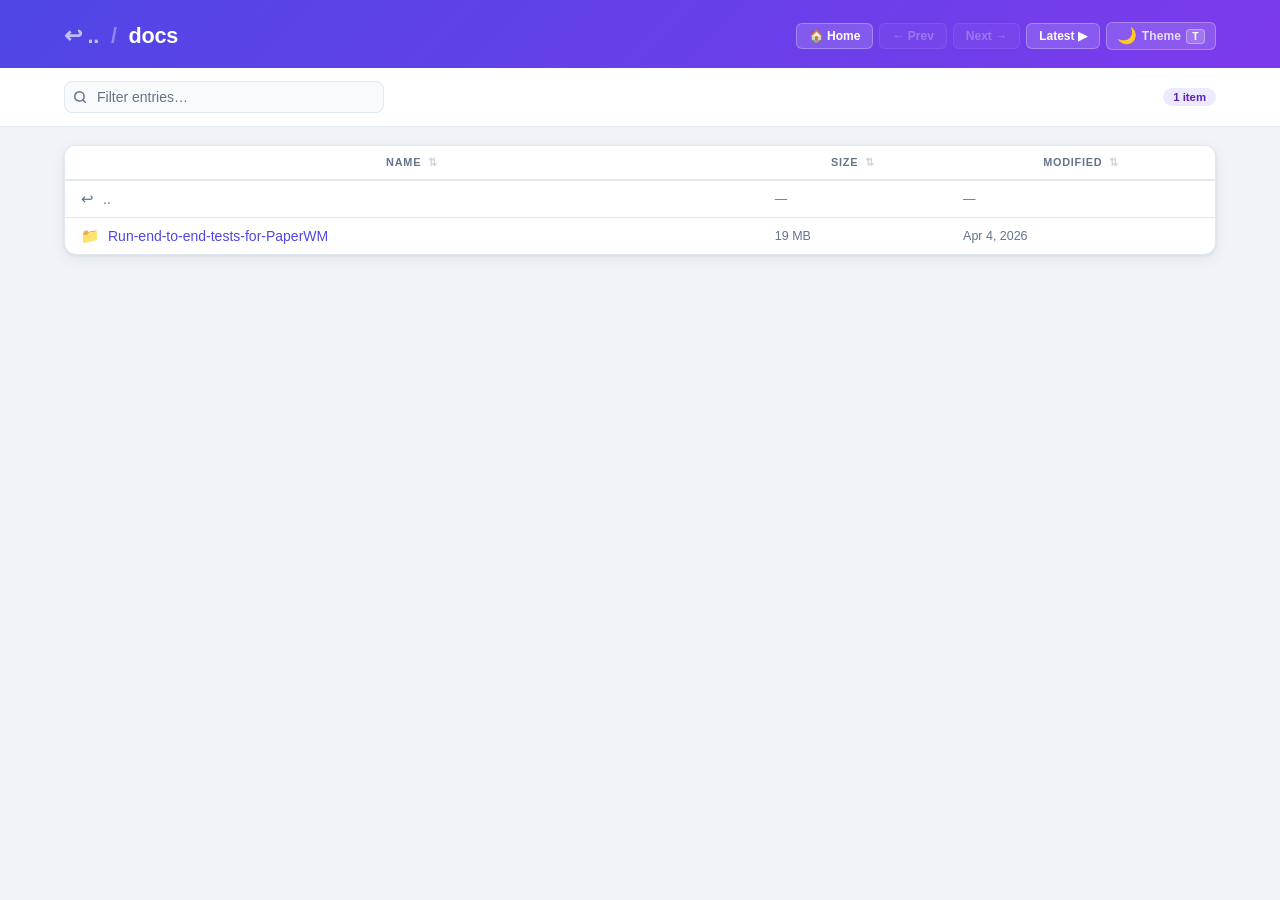
<file: docs/index.html>
<!-- html-reporter-github-pages:navigation -->
<!DOCTYPE html>
<html lang="en">
<head>
  <meta charset="utf-8">
  <title>docs &#8212; Test Reports</title>
  <link rel="icon" type="image/x-icon" href="favicon.ico">
  <meta name="viewport" content="width=device-width, initial-scale=1.0">
  <script>(function(){var t=localStorage.getItem('theme');if(t==='dark')document.documentElement.setAttribute('data-theme','dark');else if(t==='light')document.documentElement.setAttribute('data-theme','light');})()</script>
  <style>
    :root {
      --bg:#f0f4f8; --surface:#fff; --ga:#4f46e5; --gb:#7c3aed;
      --bdr:#e2e8f0; --tx:#1e293b; --mu:#64748b;
      --lk:#4f46e5; --lkh:#7c3aed; --rh:#f5f3ff;
      --bbg:#ede9fe; --bfg:#5b21b6; --ibg:#f8fafc;
      --r:12px; --sh:0 1px 3px rgba(0,0,0,.08),0 4px 16px rgba(0,0,0,.06);
    }
    @media(prefers-color-scheme:dark){
      :root:not([data-theme="light"]){
        --bg:#0f172a; --surface:#1e293b; --ga:#3730a3; --gb:#6d28d9;
        --bdr:#334155; --tx:#e2e8f0; --mu:#94a3b8;
        --lk:#818cf8; --lkh:#a78bfa; --rh:#1e1b4b;
        --bbg:#1e1b4b; --bfg:#a5b4fc; --ibg:#0f172a;
      }
    }
    [data-theme="dark"]{
      --bg:#0f172a; --surface:#1e293b; --ga:#3730a3; --gb:#6d28d9;
      --bdr:#334155; --tx:#e2e8f0; --mu:#94a3b8;
      --lk:#818cf8; --lkh:#a78bfa; --rh:#1e1b4b;
      --bbg:#1e1b4b; --bfg:#a5b4fc; --ibg:#0f172a;
    }
    *,*::before,*::after{box-sizing:border-box;margin:0;padding:0}
    body{
      font-family:-apple-system,BlinkMacSystemFont,'Segoe UI',Roboto,Oxygen,Ubuntu,sans-serif;
      background:var(--bg);color:var(--tx);min-height:100vh;
      text-rendering:optimizeLegibility;-webkit-font-smoothing:antialiased;
    }
    .hdr{
      background:linear-gradient(135deg,var(--ga),var(--gb));
      padding:22px 5% 18px;
    }
    .hdr-inner{display:flex;align-items:center;justify-content:space-between;gap:16px;flex-wrap:wrap}
    .hdr h1{
      font-size:clamp(1rem,2.5vw,1.35rem);font-weight:600;
      letter-spacing:-.01em;color:rgba(255,255,255,.8);
      white-space:nowrap;overflow:hidden;text-overflow:ellipsis;
      min-width:0;
    }
    .hdr h1 a{color:rgba(255,255,255,.65);text-decoration:none;transition:color .15s}
    .hdr h1 a:hover{color:#fff;text-decoration:underline}
    .hdr h1 .sep{margin:0 6px;opacity:.45}
    .hdr h1 .cur{color:#fff;font-weight:700}
    .hnav{display:flex;align-items:center;gap:6px;flex-shrink:0}
    .nbtn{
      display:inline-flex;align-items:center;gap:4px;
      padding:5px 12px;border-radius:6px;font-size:.75rem;font-weight:600;
      color:#fff;background:rgba(255,255,255,.15);border:1px solid rgba(255,255,255,.28);
      text-decoration:none;transition:background .15s,opacity .15s;white-space:nowrap;
      cursor:pointer;
    }
    .nbtn:hover{background:rgba(255,255,255,.28)}
    .nbtn.disabled{opacity:.3;pointer-events:none;cursor:default}
    .thmbtn{
      display:inline-flex;align-items:center;gap:5px;
      padding:5px 10px;border-radius:6px;
      background:rgba(255,255,255,.15);border:1px solid rgba(255,255,255,.28);
      cursor:pointer;transition:background .15s;flex-shrink:0;
      color:#fff;font-size:.75rem;font-weight:600;
    }
    .thmbtn:hover{background:rgba(255,255,255,.28)}
    .thmbtn .thi{font-size:1rem;line-height:1}
    .thmbtn .thlbl{opacity:.8;letter-spacing:.01em}
    .thmbtn .thkbd{
      display:inline-flex;align-items:center;justify-content:center;
      padding:1px 5px;border-radius:4px;font-size:.65rem;font-weight:700;
      background:rgba(255,255,255,.18);border:1px solid rgba(255,255,255,.35);
      letter-spacing:.05em;
    }
    @media(max-width:600px){.thmbtn .thlbl,.thmbtn .thkbd{display:none}}
    .bar{
      display:flex;align-items:center;gap:12px;
      padding:13px 5%;background:var(--surface);
      border-bottom:1px solid var(--bdr);flex-wrap:wrap;
    }
    .sw{position:relative;flex:1;min-width:150px;max-width:320px}
    .sw svg{position:absolute;left:9px;top:50%;transform:translateY(-50%);color:var(--mu);pointer-events:none}
    #filter{
      width:100%;padding:7px 10px 7px 32px;border:1px solid var(--bdr);
      border-radius:8px;background:var(--ibg);color:var(--tx);
      font-size:.875rem;outline:none;transition:border-color .2s,box-shadow .2s;
    }
    #filter:focus{border-color:var(--lk);box-shadow:0 0 0 3px rgba(99,102,241,.15)}
    #filter::placeholder{color:var(--mu)}
    .bdg{
      font-size:.71rem;padding:3px 10px;background:var(--bbg);
      color:var(--bfg);border-radius:999px;font-weight:700;
      white-space:nowrap;margin-left:auto;
    }
    .card{
      margin:18px 5%;background:var(--surface);border-radius:var(--r);
      box-shadow:var(--sh);overflow:hidden;border:1px solid var(--bdr);
    }
    table{width:100%;border-collapse:collapse}
    thead tr{border-bottom:2px solid var(--bdr)}
    th{
      padding:10px 16px;font-size:.68rem;font-weight:700;
      text-transform:uppercase;letter-spacing:.07em;color:var(--mu);
      white-space:nowrap;cursor:pointer;user-select:none;background:var(--surface);
      transition:color .15s;
    }
    th:hover{color:var(--tx)}
    th .si{margin-left:3px;opacity:.3;font-style:normal}
    th.asc .si::after{content:' ↑';opacity:1}
    th.desc .si::after{content:' ↓';opacity:1}
    th:not(.asc):not(.desc) .si::after{content:' ⇅'}
    td{padding:10px 16px;font-size:.875rem}
    tbody tr{border-bottom:1px solid var(--bdr);transition:background .1s;cursor:pointer}
    tbody tr:last-child{border-bottom:none}
    tbody tr:hover{background:var(--rh)}
    td.cn a{
      display:flex;align-items:center;gap:9px;
      color:var(--lk);text-decoration:none;font-weight:500;transition:color .15s;
    }
    td.cn a:hover{color:var(--lkh);text-decoration:underline}
    .ei{font-size:1.05em;flex-shrink:0;line-height:1}
    td.cs{color:var(--mu);font-size:.78rem;white-space:nowrap}
    td.cd{color:var(--mu);font-size:.78rem;white-space:nowrap}
    tr.goup td.cn a{color:var(--mu);font-weight:400}
    tr.hidden{display:none}
    .nores{
      display:none;text-align:center;padding:36px 16px;
      color:var(--mu);font-size:.875rem;
    }
    @media(max-width:600px){
      .card{margin:10px 3%}.bar{padding:10px 3%}.hdr{padding:16px 3% 12px}
      td.cs,th:nth-child(2),td.cd,th:nth-child(3){display:none}
      .bdg{display:none}
    }
  </style>
</head>
<body>
  <header class="hdr">
    <div class="hdr-inner">
      <h1>
        <a href="..">&#8617;&nbsp;..</a>
        <span class="sep">/</span>
        <span class="cur">docs</span>
      </h1>
      <nav class="hnav" aria-label="Run navigation">
        <a class="nbtn" id="btn-home" href="../" title="Parent directory">&#127968; Home</a>
        <a class="nbtn" id="btn-prev" href="#" title="Previous run">&#8592; Prev</a>
        <a class="nbtn" id="btn-next" href="#" title="Next run">Next &#8594;</a>
        <a class="nbtn" id="btn-latest" href="#" title="Jump to latest run">Latest &#9654;</a>
        <button class="thmbtn" id="btn-theme" title="Toggle dark/light mode (shortcut: T)" aria-label="Toggle color theme">
          <span class="thi">🌙</span>
          <span class="thlbl">Theme</span>
          <span class="thkbd">T</span>
        </button>
      </nav>
    </div>
  </header>
  <div class="bar">
    <div class="sw">
      <svg width="14" height="14" viewBox="0 0 24 24" fill="none" stroke="currentColor" stroke-width="2.5" stroke-linecap="round" stroke-linejoin="round"><circle cx="11" cy="11" r="8"/><line x1="21" y1="21" x2="16.65" y2="16.65"/></svg>
      <input type="search" id="filter" placeholder="Filter entries&#8230;" autocomplete="off">
    </div>
    <span class="bdg" id="cnt">&#8212;</span>
  </div>
  <div class="card">
    <table aria-label="Directory listing">
      <thead>
        <tr>
          <th data-col="name">Name<i class="si"></i></th>
          <th data-col="size">Size<i class="si"></i></th>
          <th data-col="date">Modified<i class="si"></i></th>
        </tr>
      </thead>
      <tbody>
        <tr class="goup">
          <td class="cn"><a href=".."><span class="ei">&#8617;</span><span class="name">..</span></a></td>
          <td class="cs">&mdash;</td>
          <td class="cd">&mdash;</td>
        </tr>
        <tr>
          <td class="cn"><a href="Run-end-to-end-tests-for-PaperWM/"><span class="ei">📁</span><span class="name">Run-end-to-end-tests-for-PaperWM</span></a></td>
          <td class="cs" data-order="20569253">19 MB</td>
          <td class="cd"><time datetime="2026-04-04T08:10:41+00:00">Sat Apr  4 08:10:41 2026</time></td>
        </tr>
      </tbody>
    </table>
  </div>
  <p class="nores">No matching entries found.</p>
  <script>
  (function(){
    // ── Theme toggle ─────────────────────────────────────────────────────
    (function(){
      var btn=document.getElementById('btn-theme');
      var btnIco=btn?btn.querySelector('.thi'):null;
      function applyTheme(dark){
        document.documentElement.setAttribute('data-theme',dark?'dark':'light');
        if(btnIco)btnIco.textContent=dark?'☀️':'🌙';
        if(btn)btn.title=(dark?'Switch to light mode':'Switch to dark mode')+' (shortcut: T)';
      }
      var sys=window.matchMedia&&window.matchMedia('(prefers-color-scheme:dark)').matches;
      var saved=localStorage.getItem('theme');
      var isDark=saved==='dark'||(saved===null&&sys);
      applyTheme(isDark);
      function toggleTheme(){
        var next=document.documentElement.getAttribute('data-theme')!=='dark';
        applyTheme(next);
        localStorage.setItem('theme',next?'dark':'light');
      }
      if(btn){btn.addEventListener('click',toggleTheme);}
      document.addEventListener('keydown',function(e){
        if(e.key==='t'||e.key==='T'){
          var tag=(e.target||{}).tagName||'';
          if(tag==='INPUT'||tag==='TEXTAREA'||tag==='SELECT')return;
          toggleTheme();
        }
      });
    })();
    function relTime(iso){
      if(!iso)return '';
      var d=new Date(iso),now=new Date();
      if(isNaN(d.getTime()))return '';
      // Same calendar day → relative; any earlier day → exact date
      var sameDay=d.getFullYear()===now.getFullYear()&&d.getMonth()===now.getMonth()&&d.getDate()===now.getDate();
      if(!sameDay){
        return d.toLocaleDateString(undefined,{year:'numeric',month:'short',day:'numeric'});
      }
      var diff=Date.now()-d,s=diff/1e3,m=s/60,h=m/60;
      if(s<60) return 'just now';
      if(m<60) return Math.round(m)+'m ago';
      return Math.round(h)+'h ago';
    }
    // ── Home / Prev / Next / Latest navigation ──────────────────────────
    (function(){
      var segs=window.location.pathname.replace(/\/+$/,'').split('/');
      var cur=segs[segs.length-1];
      var n=parseInt(cur,10);
      var prev=document.getElementById('btn-prev');
      var next=document.getElementById('btn-next');
      var latest=document.getElementById('btn-latest');
      if(isNaN(n)){
        if(prev)prev.classList.add('disabled');
        if(next)next.classList.add('disabled');
      } else {
        if(prev){
          if(n<=1){prev.classList.add('disabled');}
          else{prev.href='../'+(n-1)+'/';}
        }
        if(next){next.href='../'+(n+1)+'/';}
      }
      if(latest){
        latest.addEventListener('click',function(e){
          e.preventDefault();
          var rs=Array.from(document.querySelectorAll('tbody tr:not(.goup)'));
          var best=null,bestN=-Infinity;
          rs.forEach(function(r){
            var nm=(r.querySelector('.name')||{textContent:''}).textContent;
            var v=parseInt(nm,10);
            if(!isNaN(v)&&v>bestN){bestN=v;best=r;}
          });
          if(best){var lk=best.querySelector('a');if(lk)window.location.href=lk.href;}
          else{
            var first=document.querySelector('tbody tr:not(.goup) a');
            if(first)window.location.href=first.href;
          }
        });
      }
    })();
    // ── Relative timestamps ──────────────────────────────────────────────
    document.querySelectorAll('time[datetime]').forEach(function(el){
      var r=relTime(el.getAttribute('datetime'));
      if(r){el.title=el.textContent;el.textContent=r;}
    });
    var inp=document.getElementById('filter');
    var cnt=document.getElementById('cnt');
    var noR=document.querySelector('.nores');
    var rows=Array.from(document.querySelectorAll('tbody tr:not(.goup)'));
    function upd(){
      var v=rows.filter(function(r){return!r.classList.contains('hidden');}).length;
      if(cnt)cnt.textContent=v+' item'+(v===1?'':'s');
      if(noR)noR.style.display=v===0?'block':'none';
    }
    if(inp){
      inp.addEventListener('input',function(){
        var q=this.value.toLowerCase();
        rows.forEach(function(r){
          var n=r.querySelector('.name');
          r.classList.toggle('hidden',!(!q||(n&&n.textContent.toLowerCase().includes(q))));
        });
        upd();
      });
    }
    upd();
    var tbody=document.querySelector('tbody');
    document.querySelectorAll('th[data-col]').forEach(function(th){
      th.addEventListener('click',function(){
        var col=this.dataset.col,asc=this.classList.contains('asc')?-1:1;
        document.querySelectorAll('th[data-col]').forEach(function(t){t.classList.remove('asc','desc');});
        this.classList.add(asc===1?'asc':'desc');
        var r=Array.from(tbody.querySelectorAll('tr:not(.goup)'));
        r.sort(function(a,b){
          if(col==='name'){
            var va=(a.querySelector('.name')||{textContent:''}).textContent.toLowerCase();
            var vb=(b.querySelector('.name')||{textContent:''}).textContent.toLowerCase();
            return asc*va.localeCompare(vb);
          }
          if(col==='size'){
            var ta=a.querySelector('.cs'),tb=b.querySelector('.cs');
            return asc*(parseInt((ta&&ta.dataset.order)||'-1')-parseInt((tb&&tb.dataset.order)||'-1'));
          }
          if(col==='date'){
            var ta=a.querySelector('time'),tb=b.querySelector('time');
            return asc*((ta?ta.getAttribute('datetime'):'')||'').localeCompare((tb?tb.getAttribute('datetime'):'')||'');
          }
          return 0;
        });
        var gu=tbody.querySelector('.goup');
        if(gu)tbody.prepend(gu);
        r.forEach(function(row){tbody.appendChild(row);});
      });
    });
  })();
  </script>
</body>
</html>
</file>
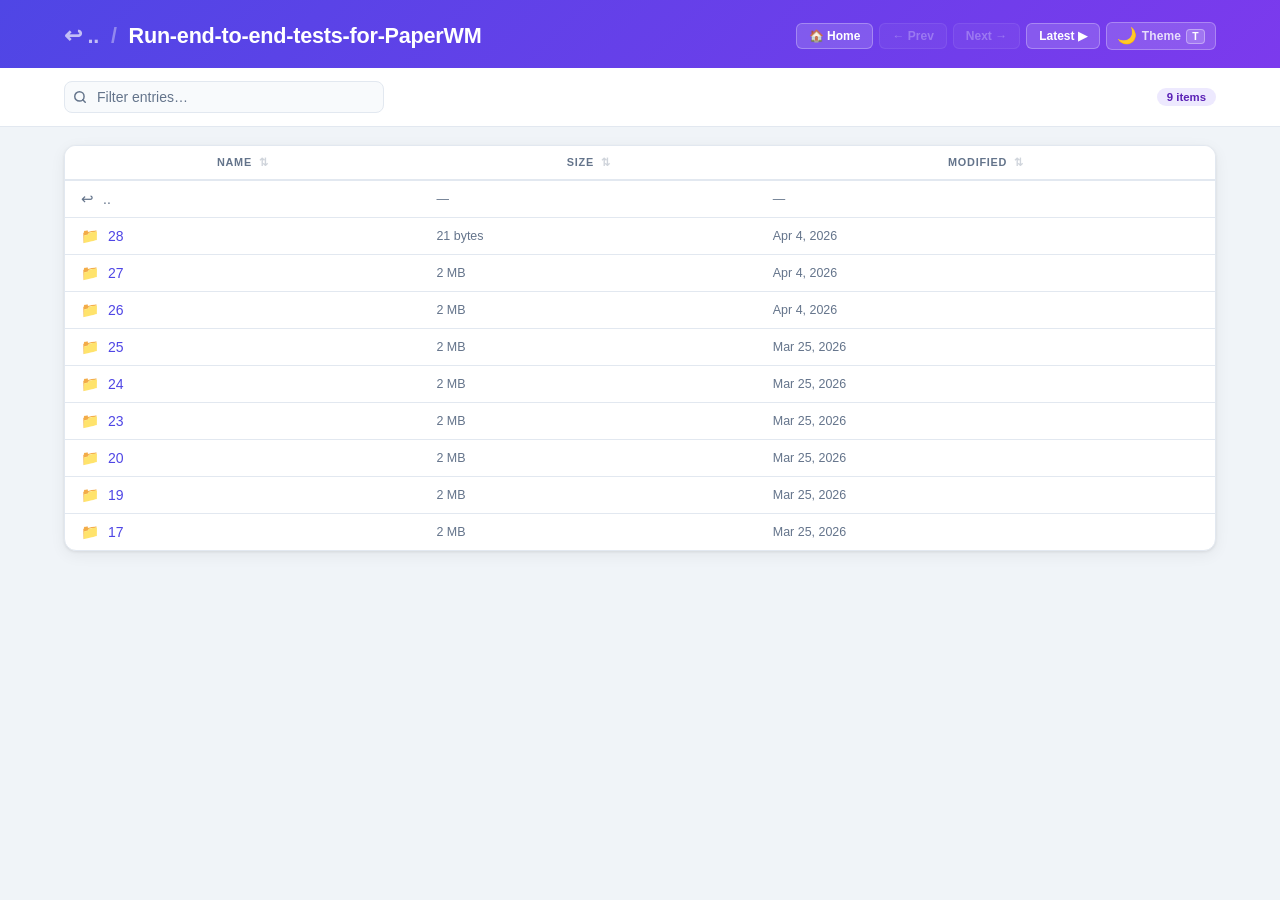
<file: docs/Run-end-to-end-tests-for-PaperWM/index.html>
<!-- html-reporter-github-pages:navigation -->
<!DOCTYPE html>
<html lang="en">
<head>
  <meta charset="utf-8">
  <title>Run-end-to-end-tests-for-PaperWM &#8212; Test Reports</title>
  <link rel="icon" type="image/x-icon" href="favicon.ico">
  <meta name="viewport" content="width=device-width, initial-scale=1.0">
  <script>(function(){var t=localStorage.getItem('theme');if(t==='dark')document.documentElement.setAttribute('data-theme','dark');else if(t==='light')document.documentElement.setAttribute('data-theme','light');})()</script>
  <style>
    :root {
      --bg:#f0f4f8; --surface:#fff; --ga:#4f46e5; --gb:#7c3aed;
      --bdr:#e2e8f0; --tx:#1e293b; --mu:#64748b;
      --lk:#4f46e5; --lkh:#7c3aed; --rh:#f5f3ff;
      --bbg:#ede9fe; --bfg:#5b21b6; --ibg:#f8fafc;
      --r:12px; --sh:0 1px 3px rgba(0,0,0,.08),0 4px 16px rgba(0,0,0,.06);
    }
    @media(prefers-color-scheme:dark){
      :root:not([data-theme="light"]){
        --bg:#0f172a; --surface:#1e293b; --ga:#3730a3; --gb:#6d28d9;
        --bdr:#334155; --tx:#e2e8f0; --mu:#94a3b8;
        --lk:#818cf8; --lkh:#a78bfa; --rh:#1e1b4b;
        --bbg:#1e1b4b; --bfg:#a5b4fc; --ibg:#0f172a;
      }
    }
    [data-theme="dark"]{
      --bg:#0f172a; --surface:#1e293b; --ga:#3730a3; --gb:#6d28d9;
      --bdr:#334155; --tx:#e2e8f0; --mu:#94a3b8;
      --lk:#818cf8; --lkh:#a78bfa; --rh:#1e1b4b;
      --bbg:#1e1b4b; --bfg:#a5b4fc; --ibg:#0f172a;
    }
    *,*::before,*::after{box-sizing:border-box;margin:0;padding:0}
    body{
      font-family:-apple-system,BlinkMacSystemFont,'Segoe UI',Roboto,Oxygen,Ubuntu,sans-serif;
      background:var(--bg);color:var(--tx);min-height:100vh;
      text-rendering:optimizeLegibility;-webkit-font-smoothing:antialiased;
    }
    .hdr{
      background:linear-gradient(135deg,var(--ga),var(--gb));
      padding:22px 5% 18px;
    }
    .hdr-inner{display:flex;align-items:center;justify-content:space-between;gap:16px;flex-wrap:wrap}
    .hdr h1{
      font-size:clamp(1rem,2.5vw,1.35rem);font-weight:600;
      letter-spacing:-.01em;color:rgba(255,255,255,.8);
      white-space:nowrap;overflow:hidden;text-overflow:ellipsis;
      min-width:0;
    }
    .hdr h1 a{color:rgba(255,255,255,.65);text-decoration:none;transition:color .15s}
    .hdr h1 a:hover{color:#fff;text-decoration:underline}
    .hdr h1 .sep{margin:0 6px;opacity:.45}
    .hdr h1 .cur{color:#fff;font-weight:700}
    .hnav{display:flex;align-items:center;gap:6px;flex-shrink:0}
    .nbtn{
      display:inline-flex;align-items:center;gap:4px;
      padding:5px 12px;border-radius:6px;font-size:.75rem;font-weight:600;
      color:#fff;background:rgba(255,255,255,.15);border:1px solid rgba(255,255,255,.28);
      text-decoration:none;transition:background .15s,opacity .15s;white-space:nowrap;
      cursor:pointer;
    }
    .nbtn:hover{background:rgba(255,255,255,.28)}
    .nbtn.disabled{opacity:.3;pointer-events:none;cursor:default}
    .thmbtn{
      display:inline-flex;align-items:center;gap:5px;
      padding:5px 10px;border-radius:6px;
      background:rgba(255,255,255,.15);border:1px solid rgba(255,255,255,.28);
      cursor:pointer;transition:background .15s;flex-shrink:0;
      color:#fff;font-size:.75rem;font-weight:600;
    }
    .thmbtn:hover{background:rgba(255,255,255,.28)}
    .thmbtn .thi{font-size:1rem;line-height:1}
    .thmbtn .thlbl{opacity:.8;letter-spacing:.01em}
    .thmbtn .thkbd{
      display:inline-flex;align-items:center;justify-content:center;
      padding:1px 5px;border-radius:4px;font-size:.65rem;font-weight:700;
      background:rgba(255,255,255,.18);border:1px solid rgba(255,255,255,.35);
      letter-spacing:.05em;
    }
    @media(max-width:600px){.thmbtn .thlbl,.thmbtn .thkbd{display:none}}
    .bar{
      display:flex;align-items:center;gap:12px;
      padding:13px 5%;background:var(--surface);
      border-bottom:1px solid var(--bdr);flex-wrap:wrap;
    }
    .sw{position:relative;flex:1;min-width:150px;max-width:320px}
    .sw svg{position:absolute;left:9px;top:50%;transform:translateY(-50%);color:var(--mu);pointer-events:none}
    #filter{
      width:100%;padding:7px 10px 7px 32px;border:1px solid var(--bdr);
      border-radius:8px;background:var(--ibg);color:var(--tx);
      font-size:.875rem;outline:none;transition:border-color .2s,box-shadow .2s;
    }
    #filter:focus{border-color:var(--lk);box-shadow:0 0 0 3px rgba(99,102,241,.15)}
    #filter::placeholder{color:var(--mu)}
    .bdg{
      font-size:.71rem;padding:3px 10px;background:var(--bbg);
      color:var(--bfg);border-radius:999px;font-weight:700;
      white-space:nowrap;margin-left:auto;
    }
    .card{
      margin:18px 5%;background:var(--surface);border-radius:var(--r);
      box-shadow:var(--sh);overflow:hidden;border:1px solid var(--bdr);
    }
    table{width:100%;border-collapse:collapse}
    thead tr{border-bottom:2px solid var(--bdr)}
    th{
      padding:10px 16px;font-size:.68rem;font-weight:700;
      text-transform:uppercase;letter-spacing:.07em;color:var(--mu);
      white-space:nowrap;cursor:pointer;user-select:none;background:var(--surface);
      transition:color .15s;
    }
    th:hover{color:var(--tx)}
    th .si{margin-left:3px;opacity:.3;font-style:normal}
    th.asc .si::after{content:' ↑';opacity:1}
    th.desc .si::after{content:' ↓';opacity:1}
    th:not(.asc):not(.desc) .si::after{content:' ⇅'}
    td{padding:10px 16px;font-size:.875rem}
    tbody tr{border-bottom:1px solid var(--bdr);transition:background .1s;cursor:pointer}
    tbody tr:last-child{border-bottom:none}
    tbody tr:hover{background:var(--rh)}
    td.cn a{
      display:flex;align-items:center;gap:9px;
      color:var(--lk);text-decoration:none;font-weight:500;transition:color .15s;
    }
    td.cn a:hover{color:var(--lkh);text-decoration:underline}
    .ei{font-size:1.05em;flex-shrink:0;line-height:1}
    td.cs{color:var(--mu);font-size:.78rem;white-space:nowrap}
    td.cd{color:var(--mu);font-size:.78rem;white-space:nowrap}
    tr.goup td.cn a{color:var(--mu);font-weight:400}
    tr.hidden{display:none}
    .nores{
      display:none;text-align:center;padding:36px 16px;
      color:var(--mu);font-size:.875rem;
    }
    @media(max-width:600px){
      .card{margin:10px 3%}.bar{padding:10px 3%}.hdr{padding:16px 3% 12px}
      td.cs,th:nth-child(2),td.cd,th:nth-child(3){display:none}
      .bdg{display:none}
    }
  </style>
</head>
<body>
  <header class="hdr">
    <div class="hdr-inner">
      <h1>
        <a href="..">&#8617;&nbsp;..</a>
        <span class="sep">/</span>
        <span class="cur">Run-end-to-end-tests-for-PaperWM</span>
      </h1>
      <nav class="hnav" aria-label="Run navigation">
        <a class="nbtn" id="btn-home" href="../" title="Parent directory">&#127968; Home</a>
        <a class="nbtn" id="btn-prev" href="#" title="Previous run">&#8592; Prev</a>
        <a class="nbtn" id="btn-next" href="#" title="Next run">Next &#8594;</a>
        <a class="nbtn" id="btn-latest" href="#" title="Jump to latest run">Latest &#9654;</a>
        <button class="thmbtn" id="btn-theme" title="Toggle dark/light mode (shortcut: T)" aria-label="Toggle color theme">
          <span class="thi">🌙</span>
          <span class="thlbl">Theme</span>
          <span class="thkbd">T</span>
        </button>
      </nav>
    </div>
  </header>
  <div class="bar">
    <div class="sw">
      <svg width="14" height="14" viewBox="0 0 24 24" fill="none" stroke="currentColor" stroke-width="2.5" stroke-linecap="round" stroke-linejoin="round"><circle cx="11" cy="11" r="8"/><line x1="21" y1="21" x2="16.65" y2="16.65"/></svg>
      <input type="search" id="filter" placeholder="Filter entries&#8230;" autocomplete="off">
    </div>
    <span class="bdg" id="cnt">&#8212;</span>
  </div>
  <div class="card">
    <table aria-label="Directory listing">
      <thead>
        <tr>
          <th data-col="name">Name<i class="si"></i></th>
          <th data-col="size">Size<i class="si"></i></th>
          <th data-col="date">Modified<i class="si"></i></th>
        </tr>
      </thead>
      <tbody>
        <tr class="goup">
          <td class="cn"><a href=".."><span class="ei">&#8617;</span><span class="name">..</span></a></td>
          <td class="cs">&mdash;</td>
          <td class="cd">&mdash;</td>
        </tr>
        <tr>
          <td class="cn"><a href="28/"><span class="ei">📁</span><span class="name">28</span></a></td>
          <td class="cs" data-order="21">21 bytes</td>
          <td class="cd"><time datetime="2026-04-04T08:10:41+00:00">Sat Apr  4 08:10:41 2026</time></td>
        </tr>
        <tr>
          <td class="cn"><a href="27/"><span class="ei">📁</span><span class="name">27</span></a></td>
          <td class="cs" data-order="2592410">2 MB</td>
          <td class="cd"><time datetime="2026-04-04T07:24:36+00:00">Sat Apr  4 07:24:36 2026</time></td>
        </tr>
        <tr>
          <td class="cn"><a href="26/"><span class="ei">📁</span><span class="name">26</span></a></td>
          <td class="cs" data-order="2589971">2 MB</td>
          <td class="cd"><time datetime="2026-04-04T06:10:38+00:00">Sat Apr  4 06:10:38 2026</time></td>
        </tr>
        <tr>
          <td class="cn"><a href="25/"><span class="ei">📁</span><span class="name">25</span></a></td>
          <td class="cs" data-order="2565447">2 MB</td>
          <td class="cd"><time datetime="2026-03-25T08:05:34+00:00">Wed Mar 25 08:05:34 2026</time></td>
        </tr>
        <tr>
          <td class="cn"><a href="24/"><span class="ei">📁</span><span class="name">24</span></a></td>
          <td class="cs" data-order="2561972">2 MB</td>
          <td class="cd"><time datetime="2026-03-25T07:51:18+00:00">Wed Mar 25 07:51:18 2026</time></td>
        </tr>
        <tr>
          <td class="cn"><a href="23/"><span class="ei">📁</span><span class="name">23</span></a></td>
          <td class="cs" data-order="2554386">2 MB</td>
          <td class="cd"><time datetime="2026-03-25T07:45:04+00:00">Wed Mar 25 07:45:04 2026</time></td>
        </tr>
        <tr>
          <td class="cn"><a href="20/"><span class="ei">📁</span><span class="name">20</span></a></td>
          <td class="cs" data-order="2554143">2 MB</td>
          <td class="cd"><time datetime="2026-03-25T07:31:11+00:00">Wed Mar 25 07:31:11 2026</time></td>
        </tr>
        <tr>
          <td class="cn"><a href="19/"><span class="ei">📁</span><span class="name">19</span></a></td>
          <td class="cs" data-order="2500961">2 MB</td>
          <td class="cd"><time datetime="2026-03-25T07:24:57+00:00">Wed Mar 25 07:24:57 2026</time></td>
        </tr>
        <tr>
          <td class="cn"><a href="17/"><span class="ei">📁</span><span class="name">17</span></a></td>
          <td class="cs" data-order="2621920">2 MB</td>
          <td class="cd"><time datetime="2026-03-25T07:12:32+00:00">Wed Mar 25 07:12:32 2026</time></td>
        </tr>
      </tbody>
    </table>
  </div>
  <p class="nores">No matching entries found.</p>
  <script>
  (function(){
    // ── Theme toggle ─────────────────────────────────────────────────────
    (function(){
      var btn=document.getElementById('btn-theme');
      var btnIco=btn?btn.querySelector('.thi'):null;
      function applyTheme(dark){
        document.documentElement.setAttribute('data-theme',dark?'dark':'light');
        if(btnIco)btnIco.textContent=dark?'☀️':'🌙';
        if(btn)btn.title=(dark?'Switch to light mode':'Switch to dark mode')+' (shortcut: T)';
      }
      var sys=window.matchMedia&&window.matchMedia('(prefers-color-scheme:dark)').matches;
      var saved=localStorage.getItem('theme');
      var isDark=saved==='dark'||(saved===null&&sys);
      applyTheme(isDark);
      function toggleTheme(){
        var next=document.documentElement.getAttribute('data-theme')!=='dark';
        applyTheme(next);
        localStorage.setItem('theme',next?'dark':'light');
      }
      if(btn){btn.addEventListener('click',toggleTheme);}
      document.addEventListener('keydown',function(e){
        if(e.key==='t'||e.key==='T'){
          var tag=(e.target||{}).tagName||'';
          if(tag==='INPUT'||tag==='TEXTAREA'||tag==='SELECT')return;
          toggleTheme();
        }
      });
    })();
    function relTime(iso){
      if(!iso)return '';
      var d=new Date(iso),now=new Date();
      if(isNaN(d.getTime()))return '';
      // Same calendar day → relative; any earlier day → exact date
      var sameDay=d.getFullYear()===now.getFullYear()&&d.getMonth()===now.getMonth()&&d.getDate()===now.getDate();
      if(!sameDay){
        return d.toLocaleDateString(undefined,{year:'numeric',month:'short',day:'numeric'});
      }
      var diff=Date.now()-d,s=diff/1e3,m=s/60,h=m/60;
      if(s<60) return 'just now';
      if(m<60) return Math.round(m)+'m ago';
      return Math.round(h)+'h ago';
    }
    // ── Home / Prev / Next / Latest navigation ──────────────────────────
    (function(){
      var segs=window.location.pathname.replace(/\/+$/,'').split('/');
      var cur=segs[segs.length-1];
      var n=parseInt(cur,10);
      var prev=document.getElementById('btn-prev');
      var next=document.getElementById('btn-next');
      var latest=document.getElementById('btn-latest');
      if(isNaN(n)){
        if(prev)prev.classList.add('disabled');
        if(next)next.classList.add('disabled');
      } else {
        if(prev){
          if(n<=1){prev.classList.add('disabled');}
          else{prev.href='../'+(n-1)+'/';}
        }
        if(next){next.href='../'+(n+1)+'/';}
      }
      if(latest){
        latest.addEventListener('click',function(e){
          e.preventDefault();
          var rs=Array.from(document.querySelectorAll('tbody tr:not(.goup)'));
          var best=null,bestN=-Infinity;
          rs.forEach(function(r){
            var nm=(r.querySelector('.name')||{textContent:''}).textContent;
            var v=parseInt(nm,10);
            if(!isNaN(v)&&v>bestN){bestN=v;best=r;}
          });
          if(best){var lk=best.querySelector('a');if(lk)window.location.href=lk.href;}
          else{
            var first=document.querySelector('tbody tr:not(.goup) a');
            if(first)window.location.href=first.href;
          }
        });
      }
    })();
    // ── Relative timestamps ──────────────────────────────────────────────
    document.querySelectorAll('time[datetime]').forEach(function(el){
      var r=relTime(el.getAttribute('datetime'));
      if(r){el.title=el.textContent;el.textContent=r;}
    });
    var inp=document.getElementById('filter');
    var cnt=document.getElementById('cnt');
    var noR=document.querySelector('.nores');
    var rows=Array.from(document.querySelectorAll('tbody tr:not(.goup)'));
    function upd(){
      var v=rows.filter(function(r){return!r.classList.contains('hidden');}).length;
      if(cnt)cnt.textContent=v+' item'+(v===1?'':'s');
      if(noR)noR.style.display=v===0?'block':'none';
    }
    if(inp){
      inp.addEventListener('input',function(){
        var q=this.value.toLowerCase();
        rows.forEach(function(r){
          var n=r.querySelector('.name');
          r.classList.toggle('hidden',!(!q||(n&&n.textContent.toLowerCase().includes(q))));
        });
        upd();
      });
    }
    upd();
    var tbody=document.querySelector('tbody');
    document.querySelectorAll('th[data-col]').forEach(function(th){
      th.addEventListener('click',function(){
        var col=this.dataset.col,asc=this.classList.contains('asc')?-1:1;
        document.querySelectorAll('th[data-col]').forEach(function(t){t.classList.remove('asc','desc');});
        this.classList.add(asc===1?'asc':'desc');
        var r=Array.from(tbody.querySelectorAll('tr:not(.goup)'));
        r.sort(function(a,b){
          if(col==='name'){
            var va=(a.querySelector('.name')||{textContent:''}).textContent.toLowerCase();
            var vb=(b.querySelector('.name')||{textContent:''}).textContent.toLowerCase();
            return asc*va.localeCompare(vb);
          }
          if(col==='size'){
            var ta=a.querySelector('.cs'),tb=b.querySelector('.cs');
            return asc*(parseInt((ta&&ta.dataset.order)||'-1')-parseInt((tb&&tb.dataset.order)||'-1'));
          }
          if(col==='date'){
            var ta=a.querySelector('time'),tb=b.querySelector('time');
            return asc*((ta?ta.getAttribute('datetime'):'')||'').localeCompare((tb?tb.getAttribute('datetime'):'')||'');
          }
          return 0;
        });
        var gu=tbody.querySelector('.goup');
        if(gu)tbody.prepend(gu);
        r.forEach(function(row){tbody.appendChild(row);});
      });
    });
  })();
  </script>
</body>
</html>
</file>
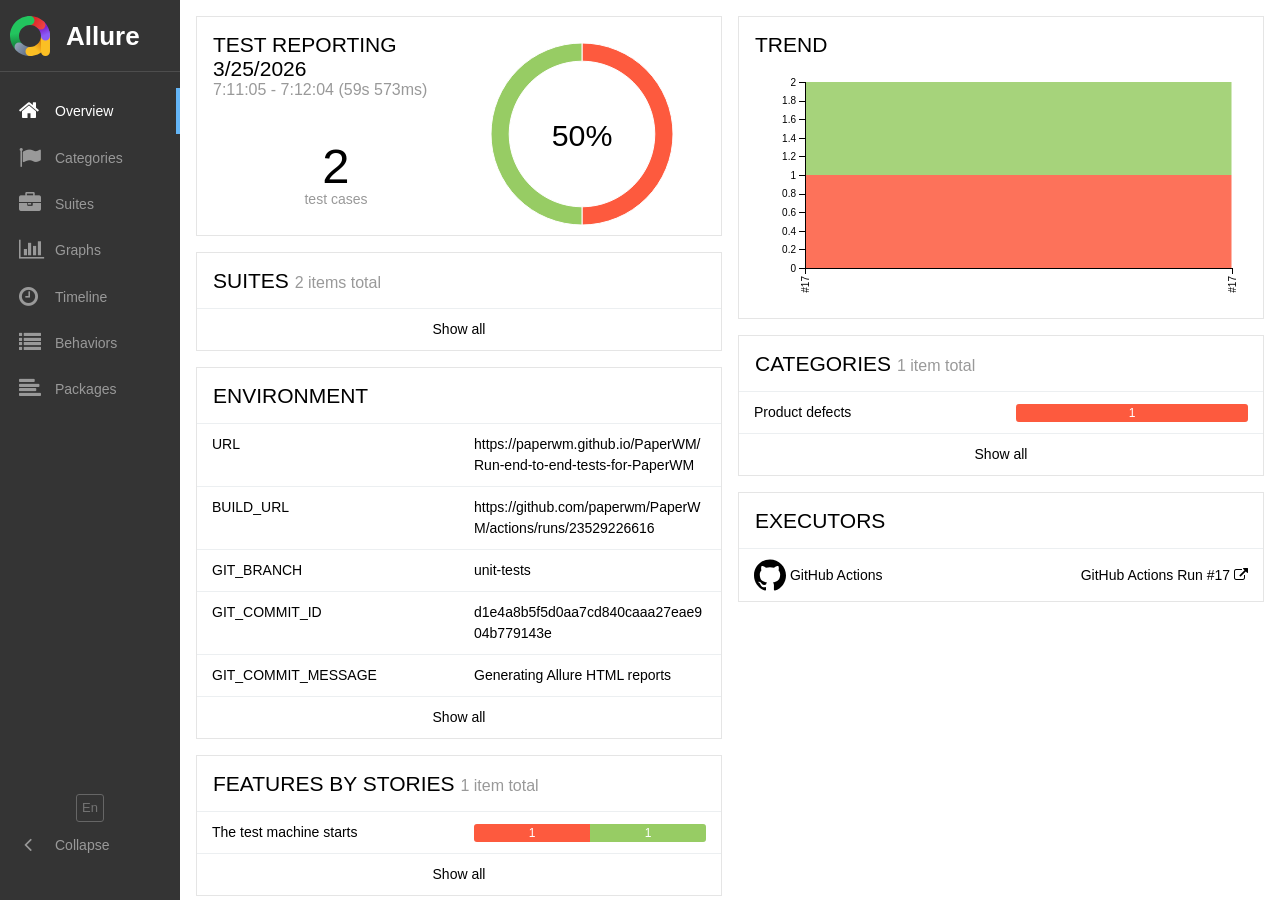
<file: docs/Run-end-to-end-tests-for-PaperWM/17/index.html>
<!DOCTYPE html>
<html dir="ltr" lang="en">
<head>
    <meta charset="utf-8">
    <title>Allure Report</title>
    <link rel="icon" href="favicon.ico">
    <link rel="stylesheet" type="text/css" href="styles.css">
    <link rel="stylesheet" type="text/css" href="plugin/screen-diff/styles.css">
</head>
<body>
    <div id="alert"></div>
    <div id="content">
        <span class="spinner">
            <span class="spinner__circle"></span>
        </span>
    </div>
    <div id="popup"></div>
    <script src="app.js"></script>
    <script src="plugin/behaviors/index.js"></script>
    <script src="plugin/packages/index.js"></script>
    <script src="plugin/screen-diff/index.js"></script>
    <script async src="https://www.googletagmanager.com/gtag/js?id=G-FVWC4GKEYS"></script>
    <script>
        window.dataLayer = window.dataLayer || [];
        function gtag(){dataLayer.push(arguments);}
        gtag('js', new Date());
        gtag('config', 'G-FVWC4GKEYS', {
          'allureVersion': '2.38.1',
          'reportUuid': '02e1a8f2-4e9e-4c93-9066-32187c840f95',
          'single_file': false
        });
    </script>
</body>
</html>
</file>
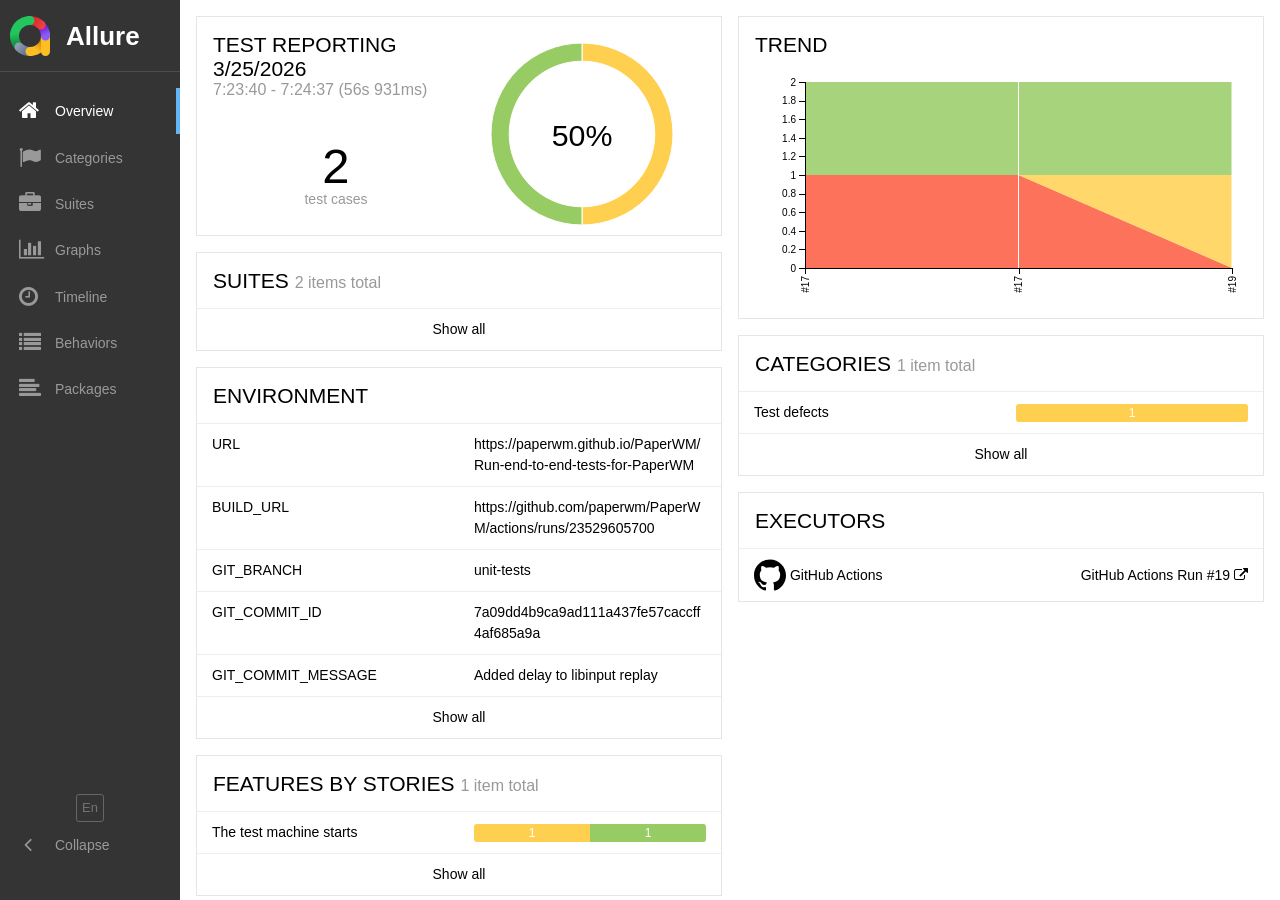
<file: docs/Run-end-to-end-tests-for-PaperWM/19/index.html>
<!DOCTYPE html>
<html dir="ltr" lang="en">
<head>
    <meta charset="utf-8">
    <title>Allure Report</title>
    <link rel="icon" href="favicon.ico">
    <link rel="stylesheet" type="text/css" href="styles.css">
    <link rel="stylesheet" type="text/css" href="plugin/screen-diff/styles.css">
</head>
<body>
    <div id="alert"></div>
    <div id="content">
        <span class="spinner">
            <span class="spinner__circle"></span>
        </span>
    </div>
    <div id="popup"></div>
    <script src="app.js"></script>
    <script src="plugin/behaviors/index.js"></script>
    <script src="plugin/packages/index.js"></script>
    <script src="plugin/screen-diff/index.js"></script>
    <script async src="https://www.googletagmanager.com/gtag/js?id=G-FVWC4GKEYS"></script>
    <script>
        window.dataLayer = window.dataLayer || [];
        function gtag(){dataLayer.push(arguments);}
        gtag('js', new Date());
        gtag('config', 'G-FVWC4GKEYS', {
          'allureVersion': '2.38.1',
          'reportUuid': '0ff6aa13-440f-41a3-94b7-7a36e322df25',
          'single_file': false
        });
    </script>
</body>
</html>
</file>
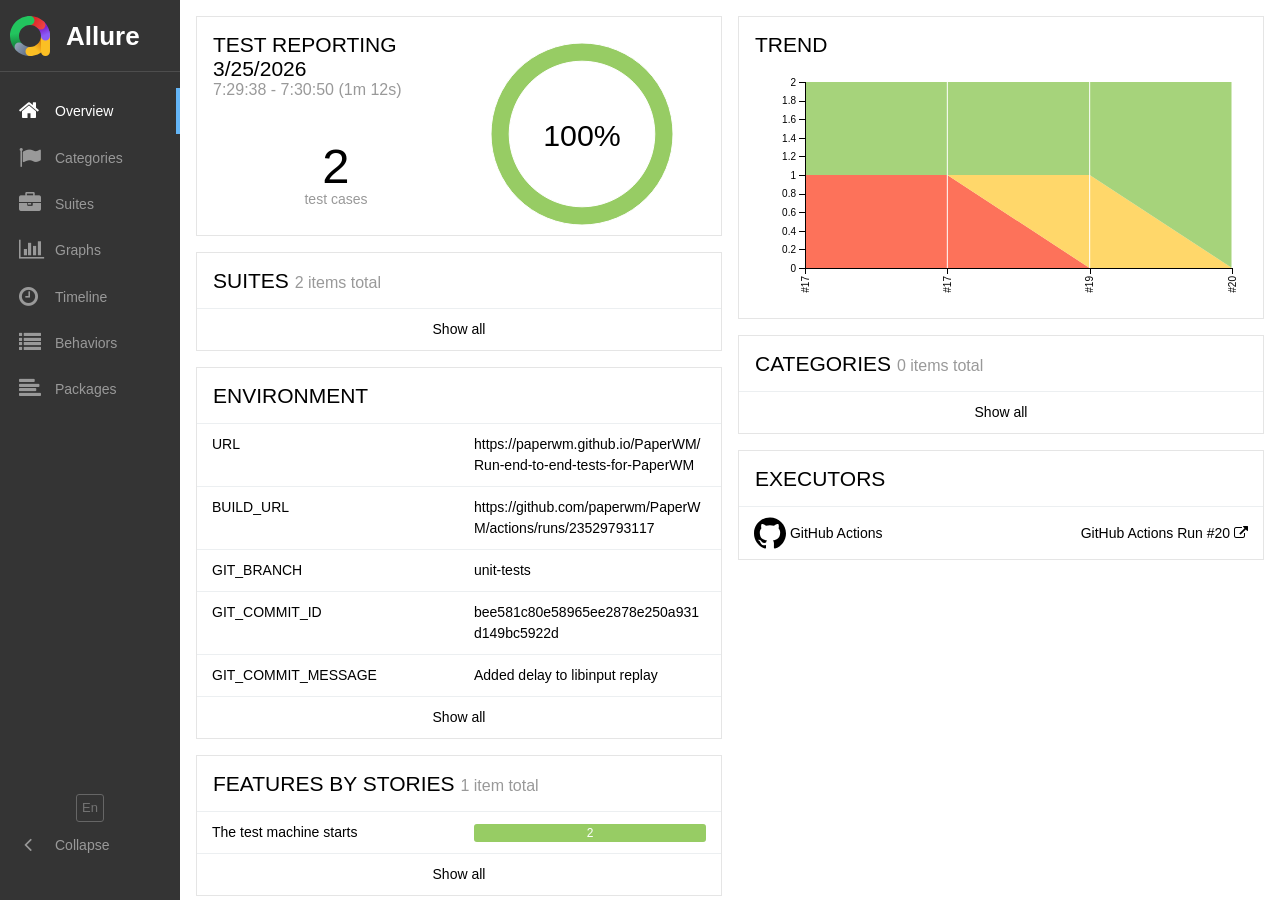
<file: docs/Run-end-to-end-tests-for-PaperWM/20/index.html>
<!DOCTYPE html>
<html dir="ltr" lang="en">
<head>
    <meta charset="utf-8">
    <title>Allure Report</title>
    <link rel="icon" href="favicon.ico">
    <link rel="stylesheet" type="text/css" href="styles.css">
    <link rel="stylesheet" type="text/css" href="plugin/screen-diff/styles.css">
</head>
<body>
    <div id="alert"></div>
    <div id="content">
        <span class="spinner">
            <span class="spinner__circle"></span>
        </span>
    </div>
    <div id="popup"></div>
    <script src="app.js"></script>
    <script src="plugin/behaviors/index.js"></script>
    <script src="plugin/packages/index.js"></script>
    <script src="plugin/screen-diff/index.js"></script>
    <script async src="https://www.googletagmanager.com/gtag/js?id=G-FVWC4GKEYS"></script>
    <script>
        window.dataLayer = window.dataLayer || [];
        function gtag(){dataLayer.push(arguments);}
        gtag('js', new Date());
        gtag('config', 'G-FVWC4GKEYS', {
          'allureVersion': '2.38.1',
          'reportUuid': '7356983a-718b-49d0-a1a9-1fe5ba3a539f',
          'single_file': false
        });
    </script>
</body>
</html>
</file>
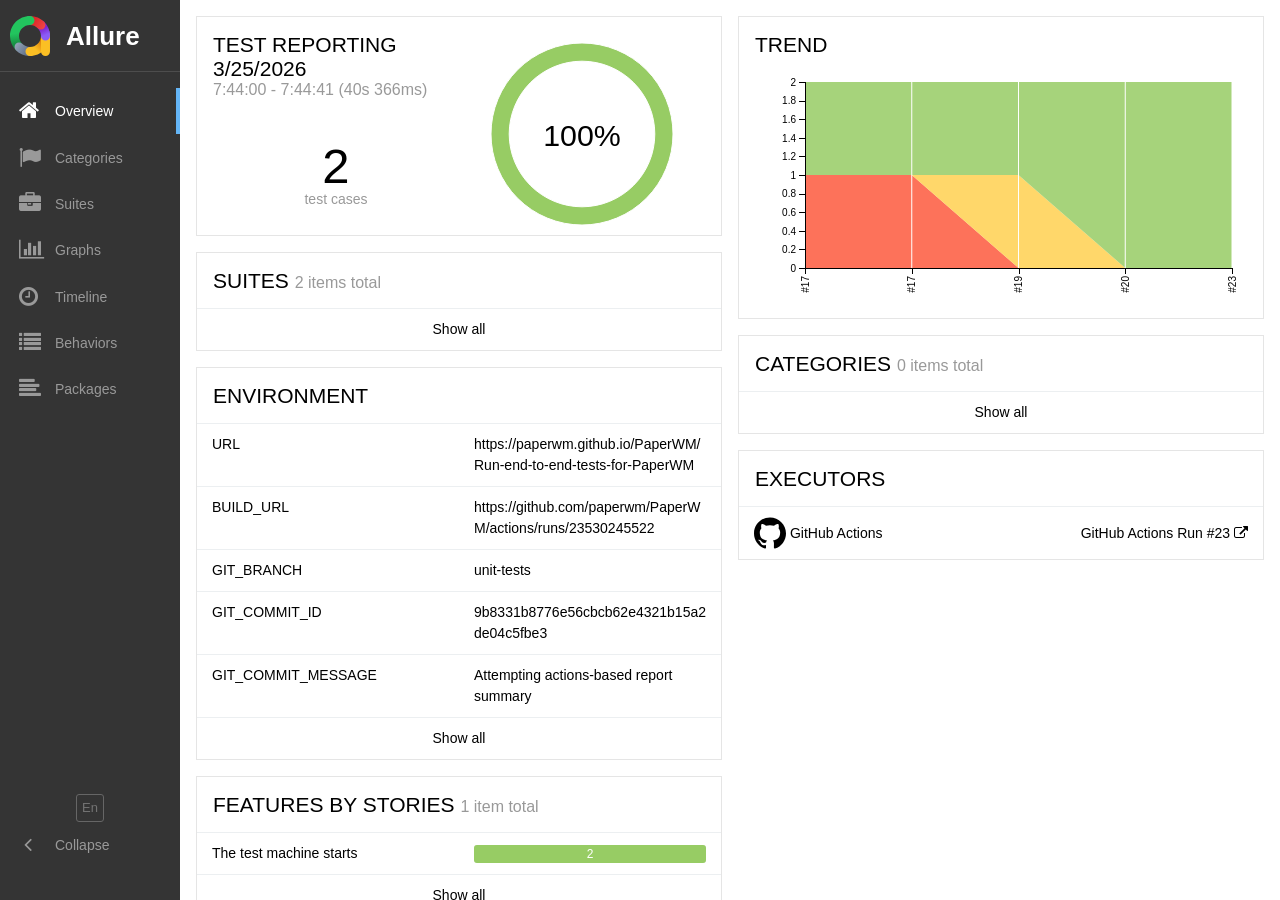
<file: docs/Run-end-to-end-tests-for-PaperWM/23/index.html>
<!DOCTYPE html>
<html dir="ltr" lang="en">
<head>
    <meta charset="utf-8">
    <title>Allure Report</title>
    <link rel="icon" href="favicon.ico">
    <link rel="stylesheet" type="text/css" href="styles.css">
    <link rel="stylesheet" type="text/css" href="plugin/screen-diff/styles.css">
</head>
<body>
    <div id="alert"></div>
    <div id="content">
        <span class="spinner">
            <span class="spinner__circle"></span>
        </span>
    </div>
    <div id="popup"></div>
    <script src="app.js"></script>
    <script src="plugin/behaviors/index.js"></script>
    <script src="plugin/packages/index.js"></script>
    <script src="plugin/screen-diff/index.js"></script>
    <script async src="https://www.googletagmanager.com/gtag/js?id=G-FVWC4GKEYS"></script>
    <script>
        window.dataLayer = window.dataLayer || [];
        function gtag(){dataLayer.push(arguments);}
        gtag('js', new Date());
        gtag('config', 'G-FVWC4GKEYS', {
          'allureVersion': '2.38.1',
          'reportUuid': '90413b6c-24ec-434e-a2ab-b78d1dc9a726',
          'single_file': false
        });
    </script>
</body>
</html>
</file>
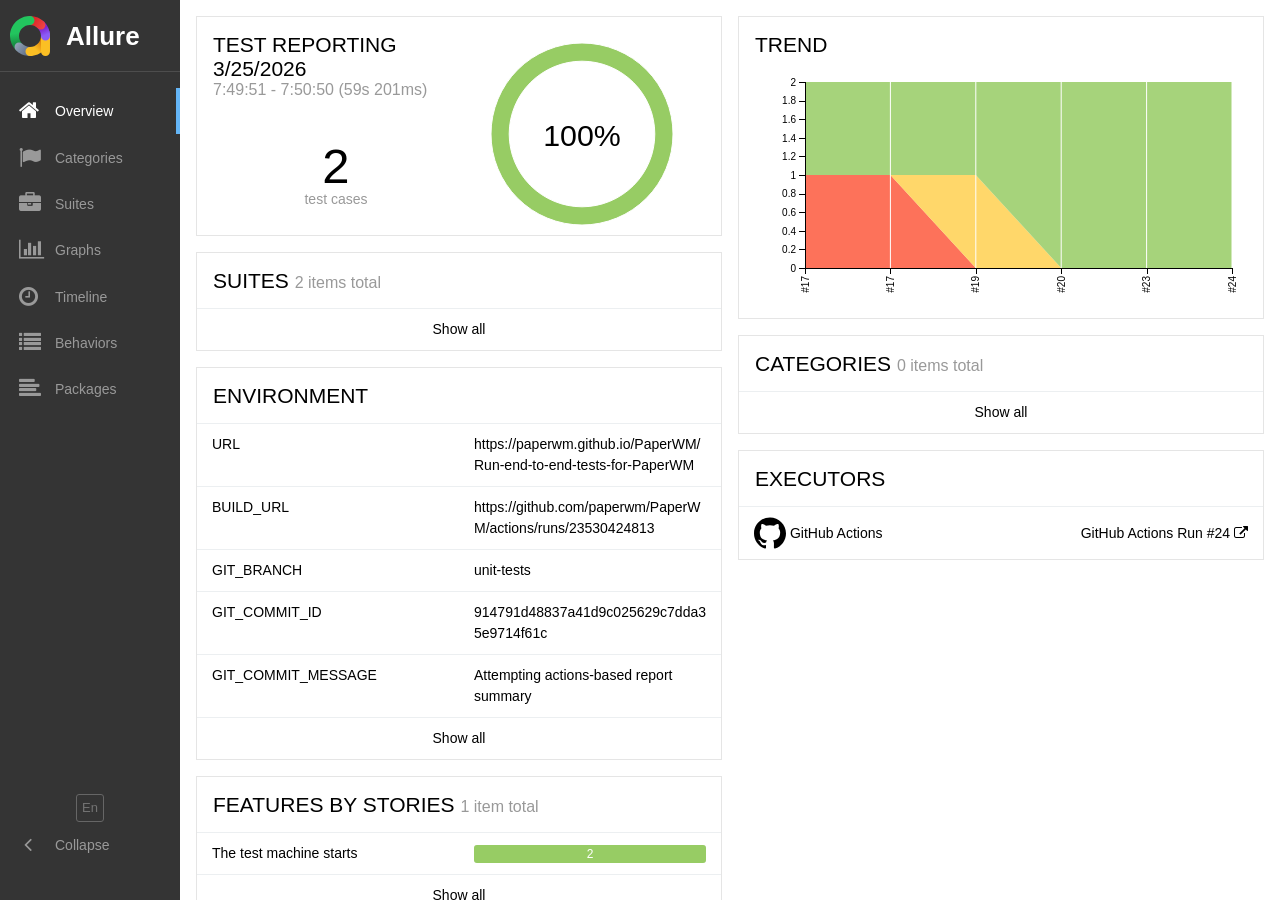
<file: docs/Run-end-to-end-tests-for-PaperWM/24/index.html>
<!DOCTYPE html>
<html dir="ltr" lang="en">
<head>
    <meta charset="utf-8">
    <title>Allure Report</title>
    <link rel="icon" href="favicon.ico">
    <link rel="stylesheet" type="text/css" href="styles.css">
    <link rel="stylesheet" type="text/css" href="plugin/screen-diff/styles.css">
</head>
<body>
    <div id="alert"></div>
    <div id="content">
        <span class="spinner">
            <span class="spinner__circle"></span>
        </span>
    </div>
    <div id="popup"></div>
    <script src="app.js"></script>
    <script src="plugin/behaviors/index.js"></script>
    <script src="plugin/packages/index.js"></script>
    <script src="plugin/screen-diff/index.js"></script>
    <script async src="https://www.googletagmanager.com/gtag/js?id=G-FVWC4GKEYS"></script>
    <script>
        window.dataLayer = window.dataLayer || [];
        function gtag(){dataLayer.push(arguments);}
        gtag('js', new Date());
        gtag('config', 'G-FVWC4GKEYS', {
          'allureVersion': '2.38.1',
          'reportUuid': '46cb4762-eb80-4337-8917-525f4459fa85',
          'single_file': false
        });
    </script>
</body>
</html>
</file>
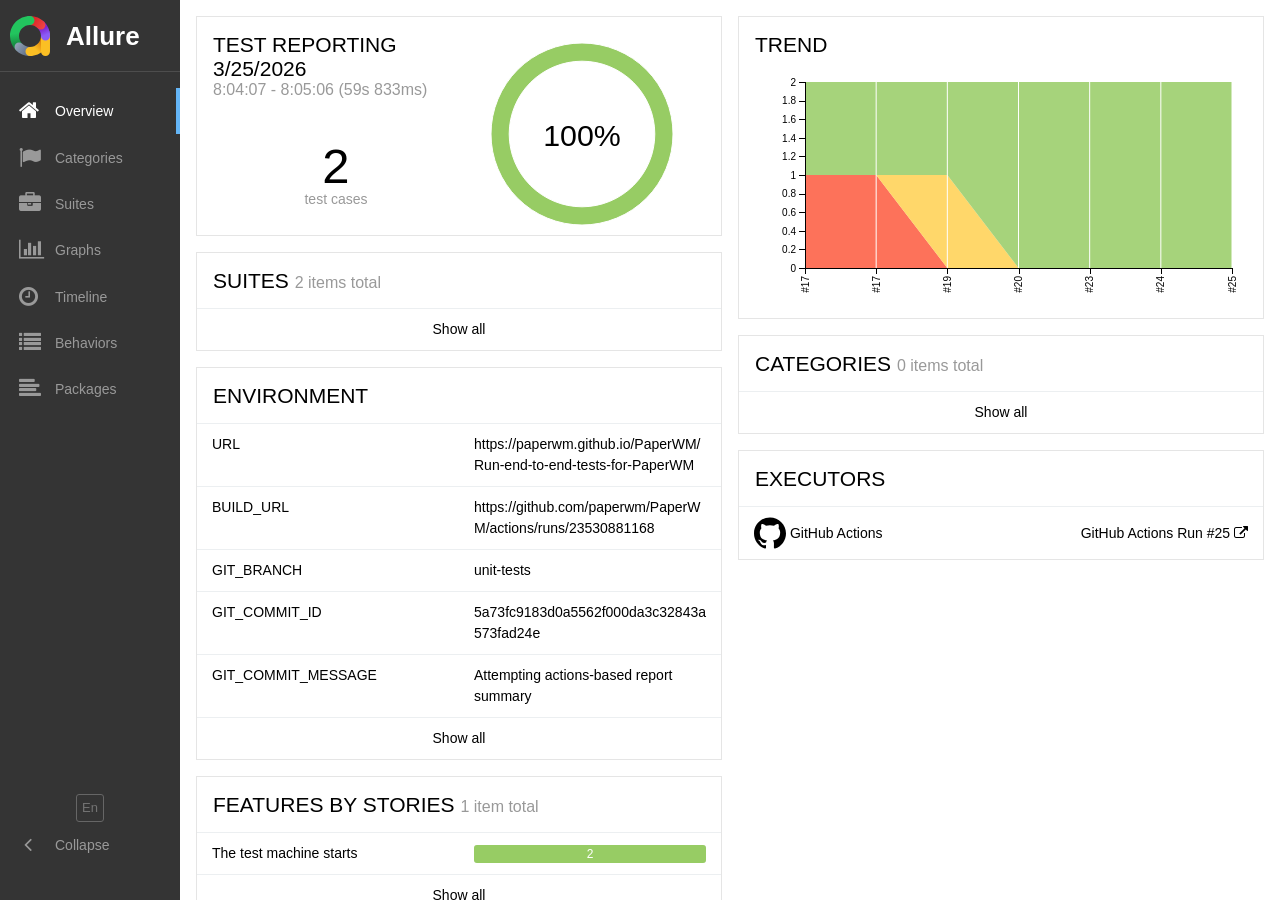
<file: docs/Run-end-to-end-tests-for-PaperWM/25/index.html>
<!DOCTYPE html>
<html dir="ltr" lang="en">
<head>
    <meta charset="utf-8">
    <title>Allure Report</title>
    <link rel="icon" href="favicon.ico">
    <link rel="stylesheet" type="text/css" href="styles.css">
    <link rel="stylesheet" type="text/css" href="plugin/screen-diff/styles.css">
</head>
<body>
    <div id="alert"></div>
    <div id="content">
        <span class="spinner">
            <span class="spinner__circle"></span>
        </span>
    </div>
    <div id="popup"></div>
    <script src="app.js"></script>
    <script src="plugin/behaviors/index.js"></script>
    <script src="plugin/packages/index.js"></script>
    <script src="plugin/screen-diff/index.js"></script>
    <script async src="https://www.googletagmanager.com/gtag/js?id=G-FVWC4GKEYS"></script>
    <script>
        window.dataLayer = window.dataLayer || [];
        function gtag(){dataLayer.push(arguments);}
        gtag('js', new Date());
        gtag('config', 'G-FVWC4GKEYS', {
          'allureVersion': '2.38.1',
          'reportUuid': '8ae81a85-a732-40a5-aee6-b599961d7aee',
          'single_file': false
        });
    </script>
</body>
</html>
</file>
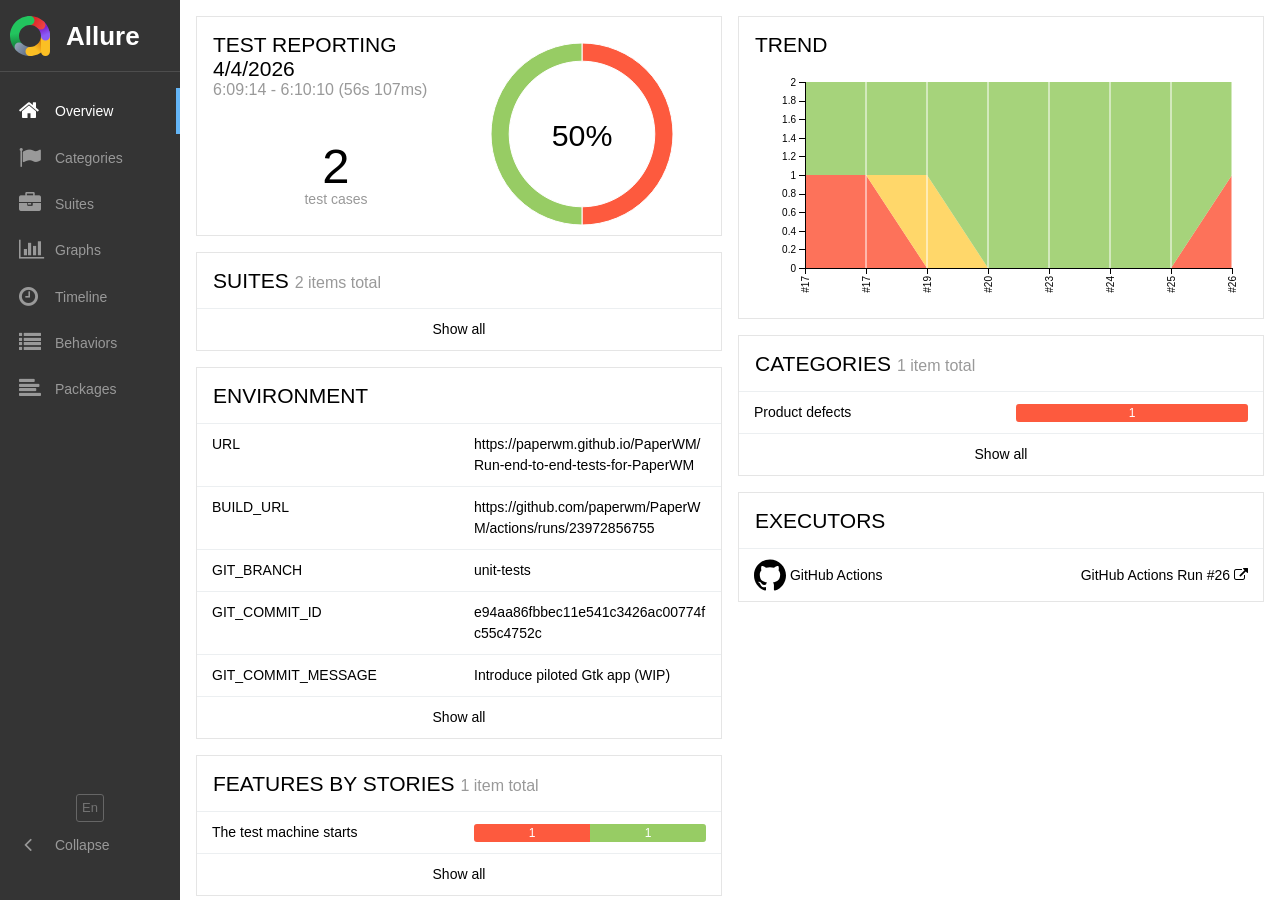
<file: docs/Run-end-to-end-tests-for-PaperWM/26/index.html>
<!DOCTYPE html>
<html dir="ltr" lang="en">
<head>
    <meta charset="utf-8">
    <title>Allure Report</title>
    <link rel="icon" href="favicon.ico">
    <link rel="stylesheet" type="text/css" href="styles.css">
    <link rel="stylesheet" type="text/css" href="plugin/screen-diff/styles.css">
</head>
<body>
    <div id="alert"></div>
    <div id="content">
        <span class="spinner">
            <span class="spinner__circle"></span>
        </span>
    </div>
    <div id="popup"></div>
    <script src="app.js"></script>
    <script src="plugin/behaviors/index.js"></script>
    <script src="plugin/packages/index.js"></script>
    <script src="plugin/screen-diff/index.js"></script>
    <script async src="https://www.googletagmanager.com/gtag/js?id=G-FVWC4GKEYS"></script>
    <script>
        window.dataLayer = window.dataLayer || [];
        function gtag(){dataLayer.push(arguments);}
        gtag('js', new Date());
        gtag('config', 'G-FVWC4GKEYS', {
          'allureVersion': '2.38.1',
          'reportUuid': '71dd6561-58fb-4d1a-9533-6247a46dbe52',
          'single_file': false
        });
    </script>
</body>
</html>
</file>
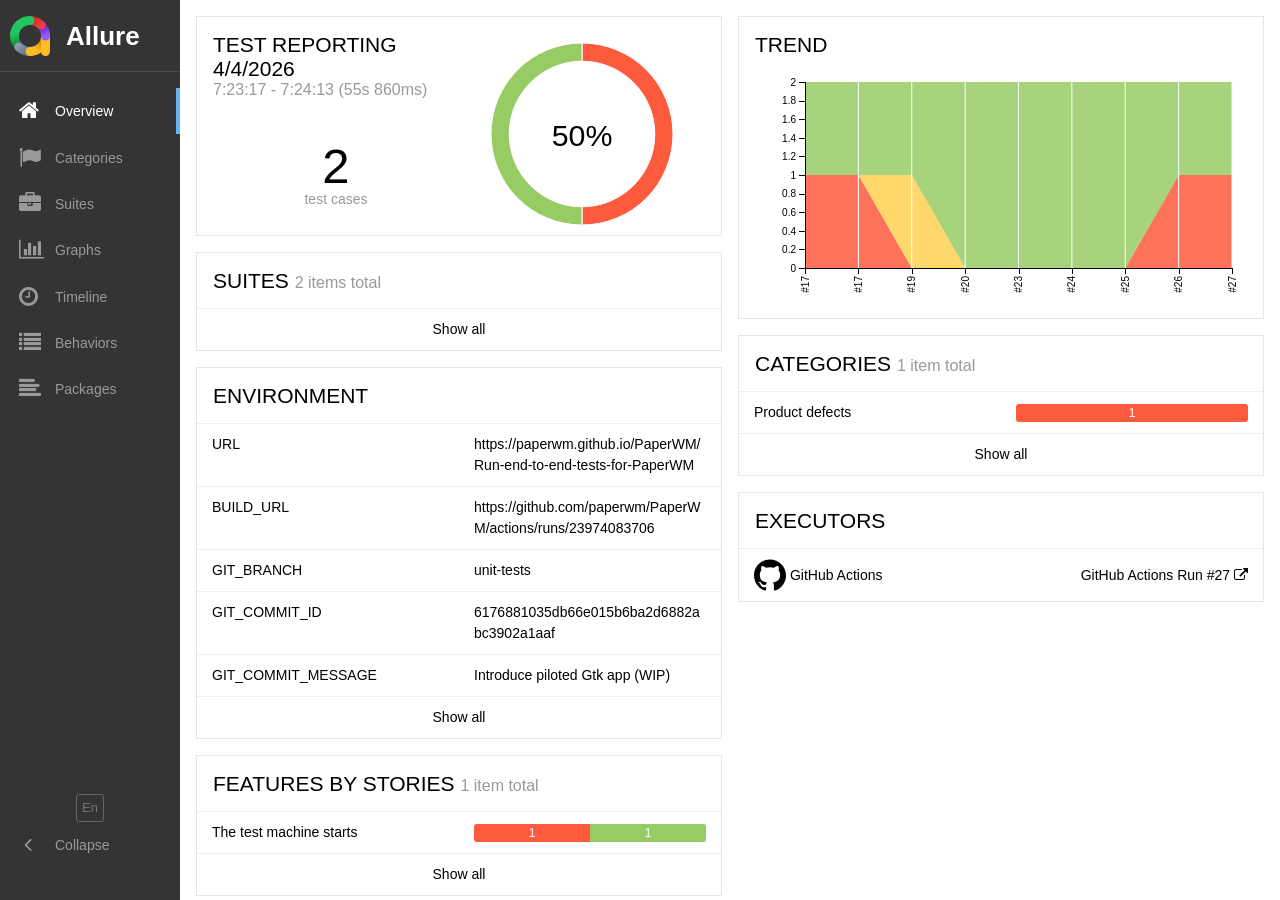
<file: docs/Run-end-to-end-tests-for-PaperWM/27/index.html>
<!DOCTYPE html>
<html dir="ltr" lang="en">
<head>
    <meta charset="utf-8">
    <title>Allure Report</title>
    <link rel="icon" href="favicon.ico">
    <link rel="stylesheet" type="text/css" href="styles.css">
    <link rel="stylesheet" type="text/css" href="plugin/screen-diff/styles.css">
</head>
<body>
    <div id="alert"></div>
    <div id="content">
        <span class="spinner">
            <span class="spinner__circle"></span>
        </span>
    </div>
    <div id="popup"></div>
    <script src="app.js"></script>
    <script src="plugin/behaviors/index.js"></script>
    <script src="plugin/packages/index.js"></script>
    <script src="plugin/screen-diff/index.js"></script>
    <script async src="https://www.googletagmanager.com/gtag/js?id=G-FVWC4GKEYS"></script>
    <script>
        window.dataLayer = window.dataLayer || [];
        function gtag(){dataLayer.push(arguments);}
        gtag('js', new Date());
        gtag('config', 'G-FVWC4GKEYS', {
          'allureVersion': '2.38.1',
          'reportUuid': '061ce62d-757e-45a6-96a2-a66274b8ce61',
          'single_file': false
        });
    </script>
</body>
</html>
</file>
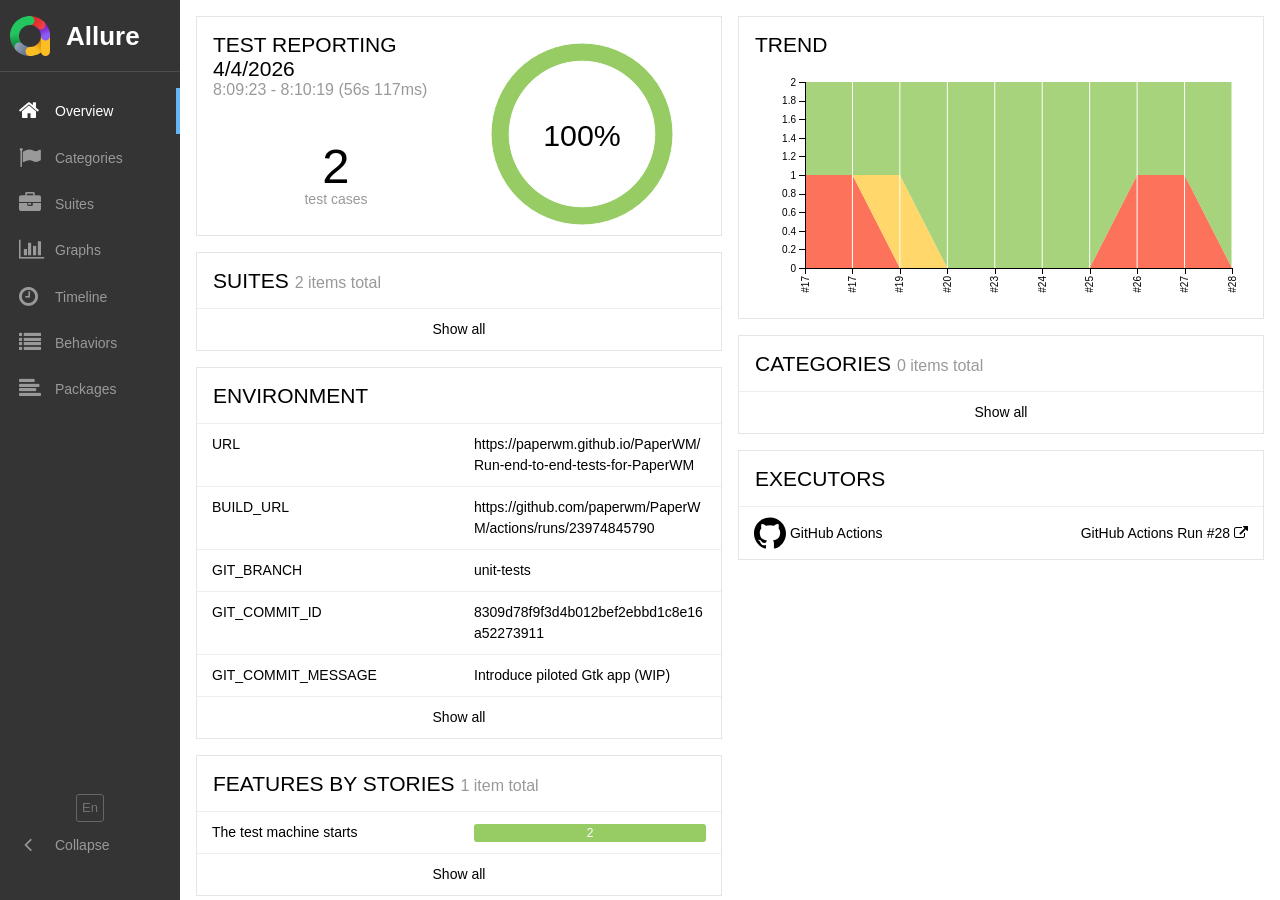
<file: docs/Run-end-to-end-tests-for-PaperWM/28/index.html>
<!DOCTYPE html>
<html dir="ltr" lang="en">
<head>
    <meta charset="utf-8">
    <title>Allure Report</title>
    <link rel="icon" href="favicon.ico">
    <link rel="stylesheet" type="text/css" href="styles.css">
    <link rel="stylesheet" type="text/css" href="plugin/screen-diff/styles.css">
</head>
<body>
    <div id="alert"></div>
    <div id="content">
        <span class="spinner">
            <span class="spinner__circle"></span>
        </span>
    </div>
    <div id="popup"></div>
    <script src="app.js"></script>
    <script src="plugin/behaviors/index.js"></script>
    <script src="plugin/packages/index.js"></script>
    <script src="plugin/screen-diff/index.js"></script>
    <script async src="https://www.googletagmanager.com/gtag/js?id=G-FVWC4GKEYS"></script>
    <script>
        window.dataLayer = window.dataLayer || [];
        function gtag(){dataLayer.push(arguments);}
        gtag('js', new Date());
        gtag('config', 'G-FVWC4GKEYS', {
          'allureVersion': '2.38.1',
          'reportUuid': '522744b7-aad0-436d-94d5-bbd0096b69eb',
          'single_file': false
        });
    </script>
</body>
</html>
</file>
<file: docs/Run-end-to-end-tests-for-PaperWM/17/plugin/screen-diff/styles.css>
.screen-diff__switchers {
  margin-bottom: 1em;
}

.screen-diff__switchers label + label {
  margin-left: 1em;
}

.screen-diff__overlay {
  position: relative;
  cursor: col-resize;
}

.screen-diff__container {
  overflow-x: auto;
}

.screen-diff__image-over {
  top: 0;
  left: 0;
  bottom: 0;
  background: #fff;
  position: absolute;
  overflow: hidden;
  box-shadow: 2px 0 1px -1px #aaa;
}

.screen-diff-error {
  color: #fd5a3e;
}
</file>
<file: docs/Run-end-to-end-tests-for-PaperWM/19/plugin/screen-diff/styles.css>
.screen-diff__switchers {
  margin-bottom: 1em;
}

.screen-diff__switchers label + label {
  margin-left: 1em;
}

.screen-diff__overlay {
  position: relative;
  cursor: col-resize;
}

.screen-diff__container {
  overflow-x: auto;
}

.screen-diff__image-over {
  top: 0;
  left: 0;
  bottom: 0;
  background: #fff;
  position: absolute;
  overflow: hidden;
  box-shadow: 2px 0 1px -1px #aaa;
}

.screen-diff-error {
  color: #fd5a3e;
}
</file>
<file: docs/Run-end-to-end-tests-for-PaperWM/20/plugin/screen-diff/styles.css>
.screen-diff__switchers {
  margin-bottom: 1em;
}

.screen-diff__switchers label + label {
  margin-left: 1em;
}

.screen-diff__overlay {
  position: relative;
  cursor: col-resize;
}

.screen-diff__container {
  overflow-x: auto;
}

.screen-diff__image-over {
  top: 0;
  left: 0;
  bottom: 0;
  background: #fff;
  position: absolute;
  overflow: hidden;
  box-shadow: 2px 0 1px -1px #aaa;
}

.screen-diff-error {
  color: #fd5a3e;
}
</file>
<file: docs/Run-end-to-end-tests-for-PaperWM/23/plugin/screen-diff/styles.css>
.screen-diff__switchers {
  margin-bottom: 1em;
}

.screen-diff__switchers label + label {
  margin-left: 1em;
}

.screen-diff__overlay {
  position: relative;
  cursor: col-resize;
}

.screen-diff__container {
  overflow-x: auto;
}

.screen-diff__image-over {
  top: 0;
  left: 0;
  bottom: 0;
  background: #fff;
  position: absolute;
  overflow: hidden;
  box-shadow: 2px 0 1px -1px #aaa;
}

.screen-diff-error {
  color: #fd5a3e;
}
</file>
<file: docs/Run-end-to-end-tests-for-PaperWM/24/plugin/screen-diff/styles.css>
.screen-diff__switchers {
  margin-bottom: 1em;
}

.screen-diff__switchers label + label {
  margin-left: 1em;
}

.screen-diff__overlay {
  position: relative;
  cursor: col-resize;
}

.screen-diff__container {
  overflow-x: auto;
}

.screen-diff__image-over {
  top: 0;
  left: 0;
  bottom: 0;
  background: #fff;
  position: absolute;
  overflow: hidden;
  box-shadow: 2px 0 1px -1px #aaa;
}

.screen-diff-error {
  color: #fd5a3e;
}
</file>
<file: docs/Run-end-to-end-tests-for-PaperWM/25/plugin/screen-diff/styles.css>
.screen-diff__switchers {
  margin-bottom: 1em;
}

.screen-diff__switchers label + label {
  margin-left: 1em;
}

.screen-diff__overlay {
  position: relative;
  cursor: col-resize;
}

.screen-diff__container {
  overflow-x: auto;
}

.screen-diff__image-over {
  top: 0;
  left: 0;
  bottom: 0;
  background: #fff;
  position: absolute;
  overflow: hidden;
  box-shadow: 2px 0 1px -1px #aaa;
}

.screen-diff-error {
  color: #fd5a3e;
}
</file>
<file: docs/Run-end-to-end-tests-for-PaperWM/26/plugin/screen-diff/styles.css>
.screen-diff__switchers {
  margin-bottom: 1em;
}

.screen-diff__switchers label + label {
  margin-left: 1em;
}

.screen-diff__overlay {
  position: relative;
  cursor: col-resize;
}

.screen-diff__container {
  overflow-x: auto;
}

.screen-diff__image-over {
  top: 0;
  left: 0;
  bottom: 0;
  background: #fff;
  position: absolute;
  overflow: hidden;
  box-shadow: 2px 0 1px -1px #aaa;
}

.screen-diff-error {
  color: #fd5a3e;
}
</file>
<file: docs/Run-end-to-end-tests-for-PaperWM/27/plugin/screen-diff/styles.css>
.screen-diff__switchers {
  margin-bottom: 1em;
}

.screen-diff__switchers label + label {
  margin-left: 1em;
}

.screen-diff__overlay {
  position: relative;
  cursor: col-resize;
}

.screen-diff__container {
  overflow-x: auto;
}

.screen-diff__image-over {
  top: 0;
  left: 0;
  bottom: 0;
  background: #fff;
  position: absolute;
  overflow: hidden;
  box-shadow: 2px 0 1px -1px #aaa;
}

.screen-diff-error {
  color: #fd5a3e;
}
</file>
<file: docs/Run-end-to-end-tests-for-PaperWM/28/plugin/screen-diff/styles.css>
.screen-diff__switchers {
  margin-bottom: 1em;
}

.screen-diff__switchers label + label {
  margin-left: 1em;
}

.screen-diff__overlay {
  position: relative;
  cursor: col-resize;
}

.screen-diff__container {
  overflow-x: auto;
}

.screen-diff__image-over {
  top: 0;
  left: 0;
  bottom: 0;
  background: #fff;
  position: absolute;
  overflow: hidden;
  box-shadow: 2px 0 1px -1px #aaa;
}

.screen-diff-error {
  color: #fd5a3e;
}
</file>
